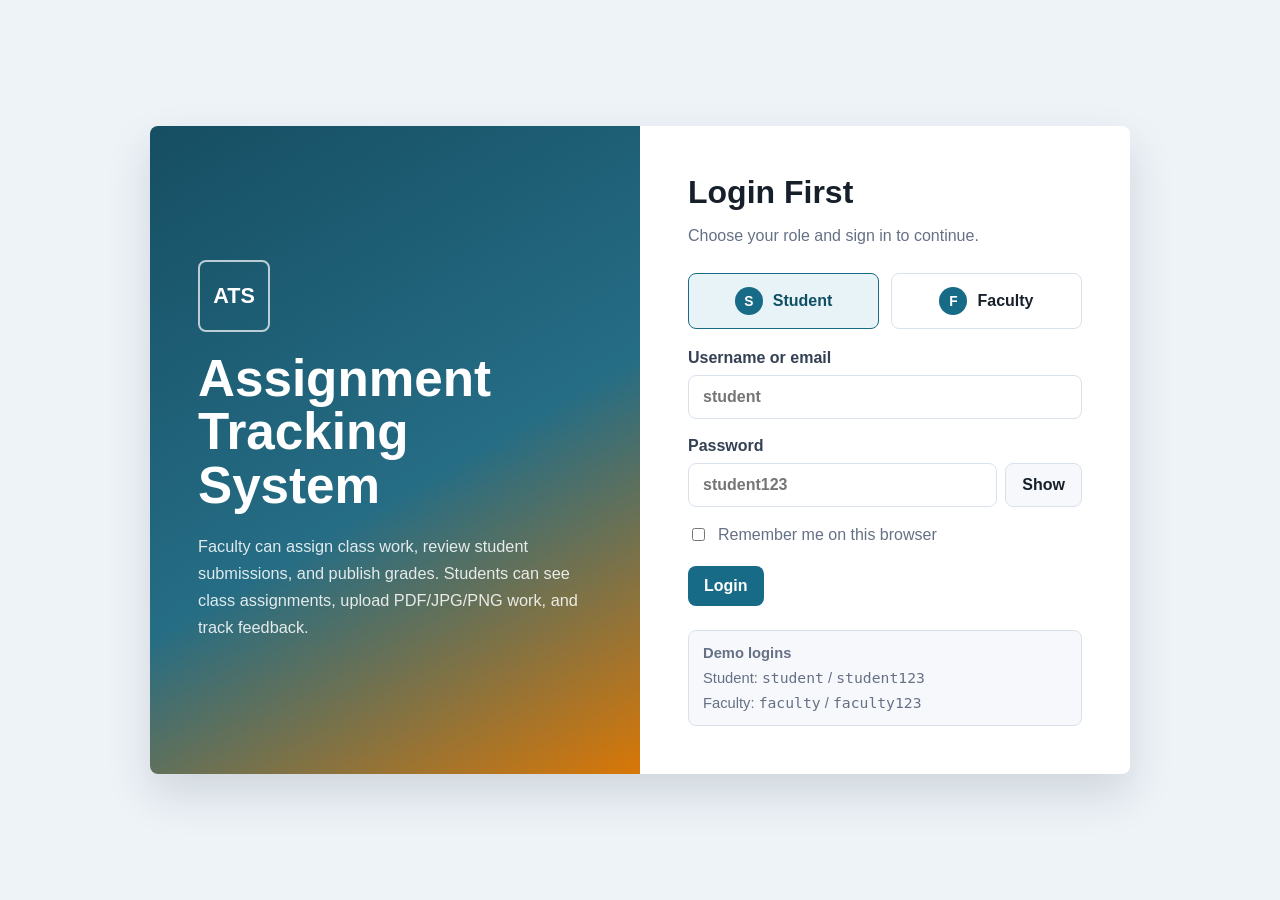
<file: index.html>
<!DOCTYPE html>
<html lang="en">
<head>
    <meta charset="UTF-8">
    <meta name="viewport" content="width=device-width, initial-scale=1.0">
    <link rel="shortcut icon" href="./assets/icons/icon3.png" type="image/x-icon">
    <link rel="stylesheet" href="./style.css">
    <title>Assignment Tracking System Login</title>
</head>
<body class="login-page">
    <main class="login-shell">
        <section class="login-intro" aria-label="Application summary">
            <div class="brand-mark">ATS</div>
            <h1>Assignment Tracking System</h1>
            <p>Faculty can assign class work, review student submissions, and publish grades. Students can see class assignments, upload PDF/JPG/PNG work, and track feedback.</p>
        </section>

        <section class="login-panel" aria-label="Login form">
            <h2>Login First</h2>
            <p class="muted">Choose your role and sign in to continue.</p>

            <div class="role-selector" role="tablist" aria-label="Login role">
                <button type="button" class="role-option active" id="studentRole" onclick="selectRole('student')">
                    <span class="role-icon">S</span>
                    <span>Student</span>
                </button>
                <button type="button" class="role-option" id="facultyRole" onclick="selectRole('faculty')">
                    <span class="role-icon">F</span>
                    <span>Faculty</span>
                </button>
            </div>

            <div class="error-message" id="errorMessage" role="alert"></div>

            <form id="loginForm" autocomplete="on">
                <label class="field">
                    <span>Username or email</span>
                    <input type="text" id="username" autocomplete="username" placeholder="student" required>
                </label>

                <label class="field">
                    <span>Password</span>
                    <div class="password-row">
                        <input type="password" id="password" autocomplete="current-password" placeholder="student123" required>
                        <button type="button" class="icon-button" onclick="togglePassword()" aria-label="Show or hide password">Show</button>
                    </div>
                </label>

                <label class="remember-row">
                    <input type="checkbox" id="rememberMe">
                    <span>Remember me on this browser</span>
                </label>

                <button type="submit" class="primary-button">Login</button>
            </form>

            <div class="demo-box" aria-label="Demo credentials">
                <strong>Demo logins</strong>
                <span>Student: <code>student</code> / <code>student123</code></span>
                <span>Faculty: <code>faculty</code> / <code>faculty123</code></span>
            </div>
        </section>
    </main>

    <script>
        const USERS = {
            student: [
                { username: 'student', email: 'student@college.edu', password: 'student123', name: 'Arjun Mehta', id: 'STU001', className: 'CSE-A' },
                { username: 'student2', email: 'student2@college.edu', password: 'student123', name: 'Neha Rao', id: 'STU002', className: 'CSE-B' }
            ],
            faculty: [
                { username: 'faculty', email: 'faculty@college.edu', password: 'faculty123', name: 'Dr. Sarah Johnson', id: 'FAC001' }
            ]
        };

        let selectedRole = 'student';

        function selectRole(role) {
            selectedRole = role;
            document.getElementById('studentRole').classList.toggle('active', role === 'student');
            document.getElementById('facultyRole').classList.toggle('active', role === 'faculty');
            document.getElementById('username').placeholder = role === 'student' ? 'student' : 'faculty';
            document.getElementById('password').placeholder = role === 'student' ? 'student123' : 'faculty123';
            hideError();
        }

        function togglePassword() {
            const passwordInput = document.getElementById('password');
            const button = document.querySelector('.icon-button');
            const isHidden = passwordInput.type === 'password';
            passwordInput.type = isHidden ? 'text' : 'password';
            button.textContent = isHidden ? 'Hide' : 'Show';
        }

        function showError(message) {
            const error = document.getElementById('errorMessage');
            error.textContent = message;
            error.classList.add('show');
        }

        function hideError() {
            const error = document.getElementById('errorMessage');
            error.textContent = '';
            error.classList.remove('show');
        }

        function findUser(role, login, password) {
            const normalizedLogin = login.trim().toLowerCase();
            return USERS[role].find(user => {
                const usernameMatch = user.username.toLowerCase() === normalizedLogin;
                const emailMatch = user.email.toLowerCase() === normalizedLogin;
                return (usernameMatch || emailMatch) && user.password === password;
            });
        }

        document.getElementById('loginForm').addEventListener('submit', event => {
            event.preventDefault();
            const login = document.getElementById('username').value;
            const password = document.getElementById('password').value;
            const user = findUser(selectedRole, login, password);

            if (!user) {
                showError('Invalid username or password for the selected role.');
                return;
            }

            const session = {
                id: user.id,
                name: user.name,
                role: selectedRole,
                className: user.className || null,
                signedInAt: new Date().toISOString()
            };

            const storage = document.getElementById('rememberMe').checked ? localStorage : sessionStorage;
            storage.setItem('atsCurrentUser', JSON.stringify(session));
            window.location.href = 'assignment-tracker.html';
        });

        window.addEventListener('load', () => {
            const activeSession = sessionStorage.getItem('atsCurrentUser') || localStorage.getItem('atsCurrentUser');
            if (activeSession) {
                window.location.href = 'assignment-tracker.html';
            }
        });
    </script>
</body>
</html>
</file>
<file: style.css>
* {
    box-sizing: border-box;
}

:root {
    color-scheme: light;
    --bg: #eef3f8;
    --surface: #ffffff;
    --surface-soft: #f6f8fb;
    --text: #17202a;
    --muted: #667085;
    --line: #d9e2ec;
    --primary: #176b87;
    --primary-dark: #0f4f63;
    --accent: #d97706;
    --danger: #b42318;
    --success: #087443;
    --warning: #a15c07;
    --shadow: 0 20px 45px rgba(20, 35, 50, 0.14);
}

body {
    margin: 0;
    min-height: 100vh;
    font-family: "Segoe UI", Arial, sans-serif;
    background: var(--bg);
    color: var(--text);
}

button,
input,
select,
textarea {
    font: inherit;
}

button {
    cursor: pointer;
}

.login-page {
    display: grid;
    place-items: center;
    padding: 24px;
}

.login-shell {
    width: min(980px, 100%);
    display: grid;
    grid-template-columns: 1fr 1fr;
    overflow: hidden;
    border-radius: 8px;
    background: var(--surface);
    box-shadow: var(--shadow);
}

.login-intro {
    display: flex;
    min-height: 620px;
    flex-direction: column;
    justify-content: center;
    gap: 20px;
    padding: 48px;
    color: #fff;
    background: linear-gradient(150deg, #164e63 0%, #256d85 55%, #d97706 100%);
}

.brand-mark {
    display: grid;
    width: 72px;
    height: 72px;
    place-items: center;
    border: 2px solid rgba(255, 255, 255, 0.7);
    border-radius: 8px;
    font-size: 1.35rem;
    font-weight: 800;
    letter-spacing: 0;
}

.login-intro h1 {
    max-width: 420px;
    margin: 0;
    font-size: clamp(2rem, 4vw, 3.2rem);
    line-height: 1.05;
    letter-spacing: 0;
}

.login-intro p {
    max-width: 430px;
    margin: 0;
    color: rgba(255, 255, 255, 0.86);
    font-size: 1.02rem;
    line-height: 1.65;
}

.login-panel {
    padding: 48px;
    align-self: center;
}

.login-panel h2 {
    margin: 0 0 8px;
    font-size: 2rem;
}

.muted {
    color: var(--muted);
}

.role-selector {
    display: grid;
    grid-template-columns: 1fr 1fr;
    gap: 12px;
    margin: 28px 0 20px;
}

.role-option {
    display: flex;
    align-items: center;
    justify-content: center;
    gap: 10px;
    min-height: 56px;
    border: 1px solid var(--line);
    border-radius: 8px;
    background: #fff;
    color: var(--text);
    font-weight: 700;
}

.role-option.active {
    border-color: var(--primary);
    background: #e7f3f7;
    color: var(--primary-dark);
}

.role-icon {
    display: grid;
    width: 28px;
    height: 28px;
    place-items: center;
    border-radius: 50%;
    background: var(--primary);
    color: #fff;
    font-size: 0.86rem;
}

.field {
    display: grid;
    gap: 8px;
    margin-bottom: 18px;
    color: #344054;
    font-weight: 700;
}

.field input,
.field textarea,
.field select,
.toolbar input,
.toolbar select {
    width: 100%;
    border: 1px solid var(--line);
    border-radius: 8px;
    padding: 12px 14px;
    background: #fff;
    color: var(--text);
}

.field textarea {
    min-height: 110px;
    resize: vertical;
}

.password-row {
    display: grid;
    grid-template-columns: 1fr auto;
    gap: 8px;
}

.icon-button,
.secondary-button,
.primary-button,
.danger-button,
.text-button {
    border: 0;
    border-radius: 8px;
    padding: 11px 16px;
    font-weight: 800;
}

.icon-button,
.secondary-button {
    border: 1px solid var(--line);
    background: var(--surface-soft);
    color: var(--text);
}

.primary-button {
    background: var(--primary);
    color: #fff;
}

.primary-button:hover {
    background: var(--primary-dark);
}

.danger-button {
    background: #fee4e2;
    color: var(--danger);
}

.text-button {
    background: transparent;
    color: var(--primary);
    padding-inline: 4px;
}

.remember-row {
    display: flex;
    align-items: center;
    gap: 10px;
    margin: 6px 0 22px;
    color: var(--muted);
}

.error-message {
    display: none;
    margin-bottom: 16px;
    border-left: 4px solid var(--danger);
    border-radius: 8px;
    padding: 12px;
    background: #fff1f0;
    color: var(--danger);
}

.error-message.show {
    display: block;
}

.demo-box {
    display: grid;
    gap: 8px;
    margin-top: 24px;
    border: 1px solid var(--line);
    border-radius: 8px;
    padding: 14px;
    background: var(--surface-soft);
    color: var(--muted);
    font-size: 0.92rem;
}

.app-page {
    min-height: 100vh;
}

.app-shell {
    width: min(1220px, calc(100% - 32px));
    margin: 24px auto;
}

.app-header {
    display: flex;
    align-items: center;
    justify-content: space-between;
    gap: 18px;
    margin-bottom: 18px;
    border-radius: 8px;
    padding: 24px;
    background: var(--surface);
    box-shadow: var(--shadow);
}

.app-header h1 {
    margin: 0 0 6px;
    font-size: clamp(1.55rem, 3vw, 2.3rem);
    letter-spacing: 0;
}

.session-card {
    display: flex;
    align-items: center;
    gap: 12px;
}

.avatar {
    display: grid;
    width: 42px;
    height: 42px;
    place-items: center;
    border-radius: 50%;
    background: #e7f3f7;
    color: var(--primary-dark);
    font-weight: 900;
}

.dashboard {
    display: grid;
    gap: 18px;
}

.stats {
    display: grid;
    grid-template-columns: repeat(4, minmax(0, 1fr));
    gap: 14px;
}

.stat-card,
.panel {
    border: 1px solid var(--line);
    border-radius: 8px;
    background: var(--surface);
    box-shadow: 0 8px 24px rgba(20, 35, 50, 0.06);
}

.stat-card {
    padding: 18px;
}

.stat-card strong {
    display: block;
    font-size: 2rem;
    color: var(--primary-dark);
}

.stat-card span {
    color: var(--muted);
}

.panel {
    overflow: hidden;
}

.panel-head,
.toolbar {
    display: flex;
    align-items: center;
    justify-content: space-between;
    gap: 12px;
    padding: 16px;
    border-bottom: 1px solid var(--line);
}

.panel-head h2 {
    margin: 0;
    font-size: 1.15rem;
}

.toolbar {
    flex-wrap: wrap;
    background: var(--surface-soft);
}

.toolbar input {
    max-width: 360px;
}

.toolbar select {
    max-width: 220px;
}

.table-wrap {
    overflow-x: auto;
}

table {
    width: 100%;
    min-width: 880px;
    border-collapse: collapse;
}

th,
td {
    padding: 14px 16px;
    border-bottom: 1px solid var(--line);
    text-align: left;
    vertical-align: top;
}

th {
    background: #fbfcfe;
    color: #475467;
    font-size: 0.82rem;
    text-transform: uppercase;
}

td p {
    margin: 5px 0 0;
    color: var(--muted);
    line-height: 1.45;
}

.actions {
    display: flex;
    flex-wrap: wrap;
    gap: 8px;
}

.badge {
    display: inline-flex;
    align-items: center;
    min-height: 28px;
    border-radius: 999px;
    padding: 4px 10px;
    font-size: 0.84rem;
    font-weight: 800;
}

.badge.pending {
    background: #fff7e6;
    color: var(--warning);
}

.badge.submitted {
    background: #e6f7ef;
    color: var(--success);
}

.badge.late {
    background: #fff1f0;
    color: var(--danger);
}

.badge.graded {
    background: #e7f3f7;
    color: var(--primary-dark);
}

.empty-state {
    padding: 42px 20px;
    text-align: center;
    color: var(--muted);
}

.empty-state h3 {
    margin: 0 0 8px;
    color: var(--text);
}

.modal {
    position: fixed;
    inset: 0;
    z-index: 10;
    display: none;
    align-items: center;
    justify-content: center;
    padding: 20px;
    background: rgba(13, 23, 33, 0.62);
}

.modal.active {
    display: flex;
}

.modal-content {
    width: min(620px, 100%);
    max-height: 90vh;
    overflow: auto;
    border-radius: 8px;
    padding: 24px;
    background: var(--surface);
    box-shadow: var(--shadow);
}

.modal-content.large {
    width: min(920px, 100%);
}

.modal-title {
    margin: 0 0 18px;
    font-size: 1.35rem;
}

.form-grid {
    display: grid;
    grid-template-columns: 1fr 1fr;
    gap: 16px;
}

.form-grid .full {
    grid-column: 1 / -1;
}

.form-actions {
    display: flex;
    justify-content: flex-end;
    gap: 10px;
    margin-top: 20px;
}

.file-note {
    display: block;
    margin-top: 8px;
    color: var(--muted);
    font-size: 0.9rem;
}

.preview-frame,
.preview-image {
    display: block;
    width: 100%;
    max-height: 460px;
    border: 1px solid var(--line);
    border-radius: 8px;
    object-fit: contain;
    background: var(--surface-soft);
}

.preview-frame {
    height: 460px;
}

@media (max-width: 820px) {
    .login-shell {
        grid-template-columns: 1fr;
    }

    .login-intro {
        min-height: 320px;
    }

    .login-panel,
    .login-intro {
        padding: 32px 24px;
    }

    .app-header,
    .panel-head,
    .toolbar,
    .session-card {
        align-items: stretch;
        flex-direction: column;
    }

    .stats {
        grid-template-columns: 1fr 1fr;
    }

    .toolbar input,
    .toolbar select {
        max-width: none;
    }
}

@media (max-width: 560px) {
    .login-page {
        padding: 12px;
    }

    .role-selector,
    .form-grid,
    .stats {
        grid-template-columns: 1fr;
    }

    .app-shell {
        width: min(100% - 20px, 1220px);
        margin: 10px auto;
    }
}
</file>
